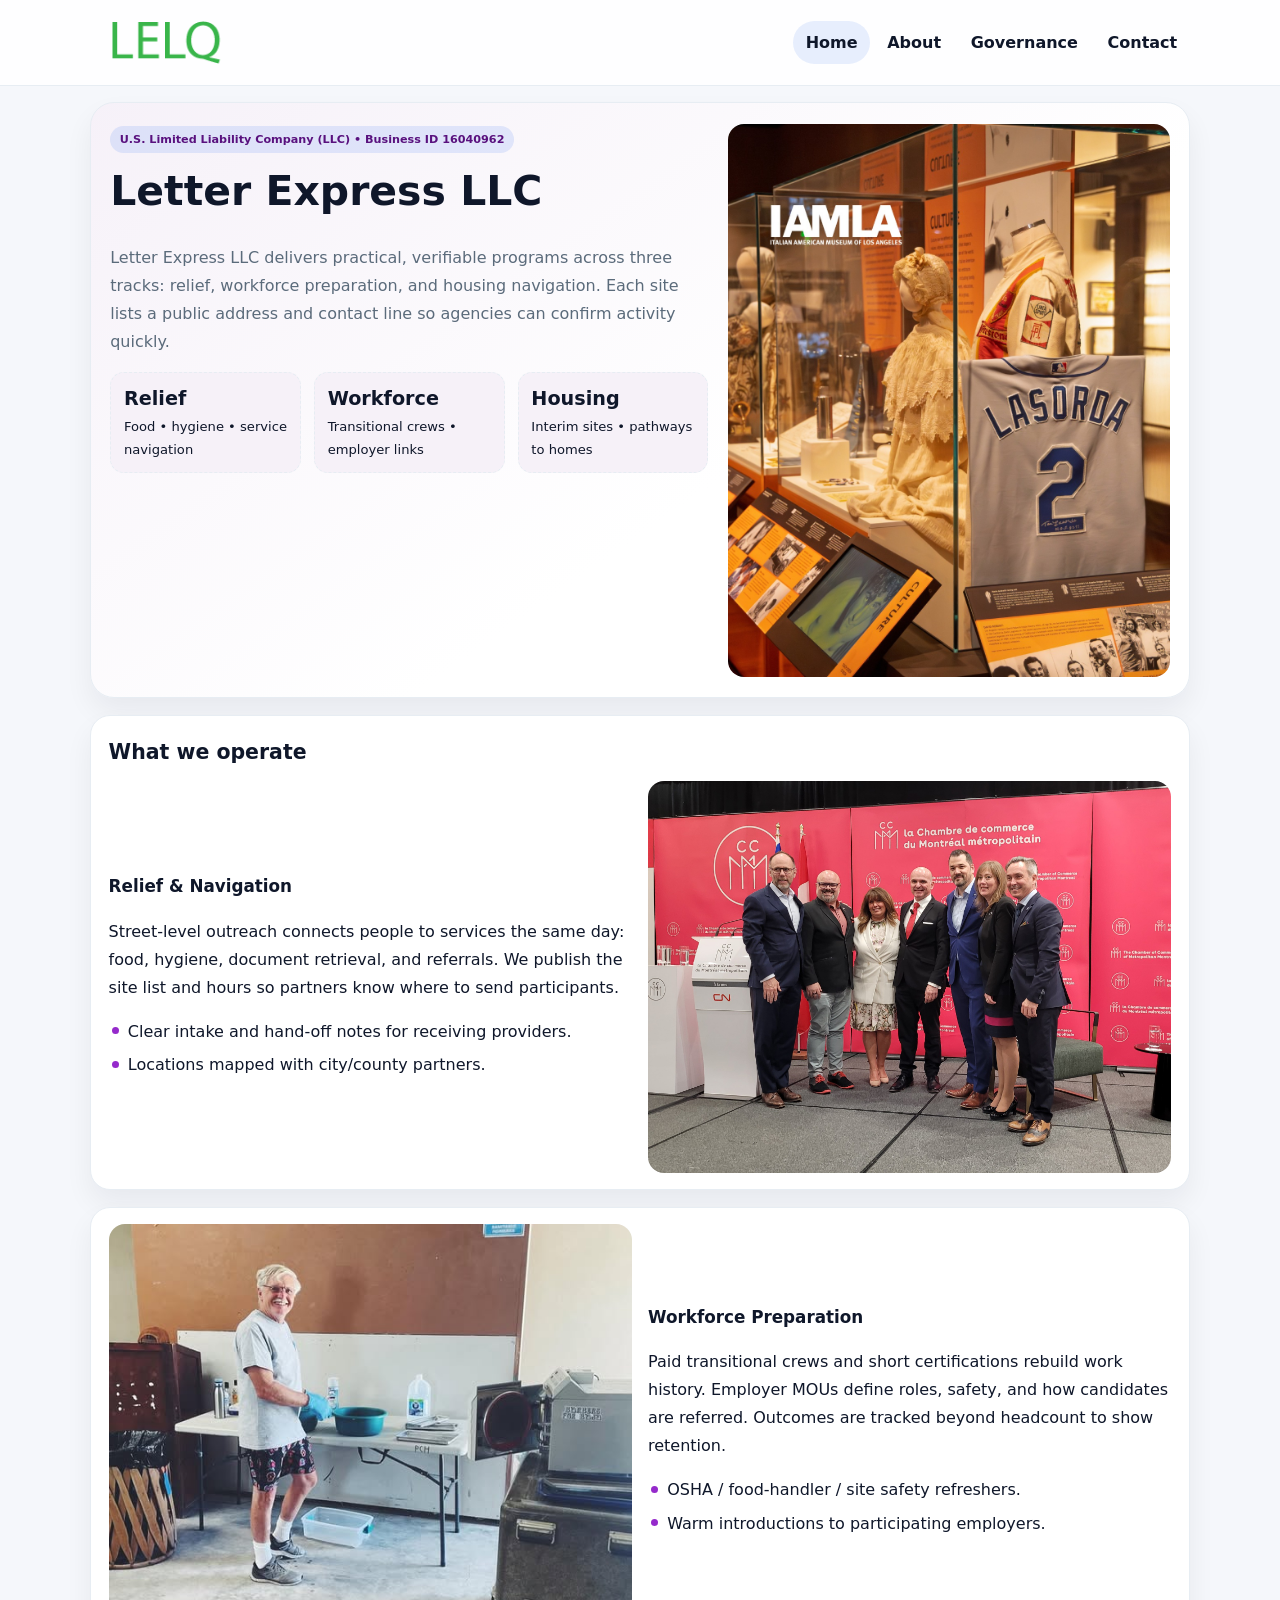
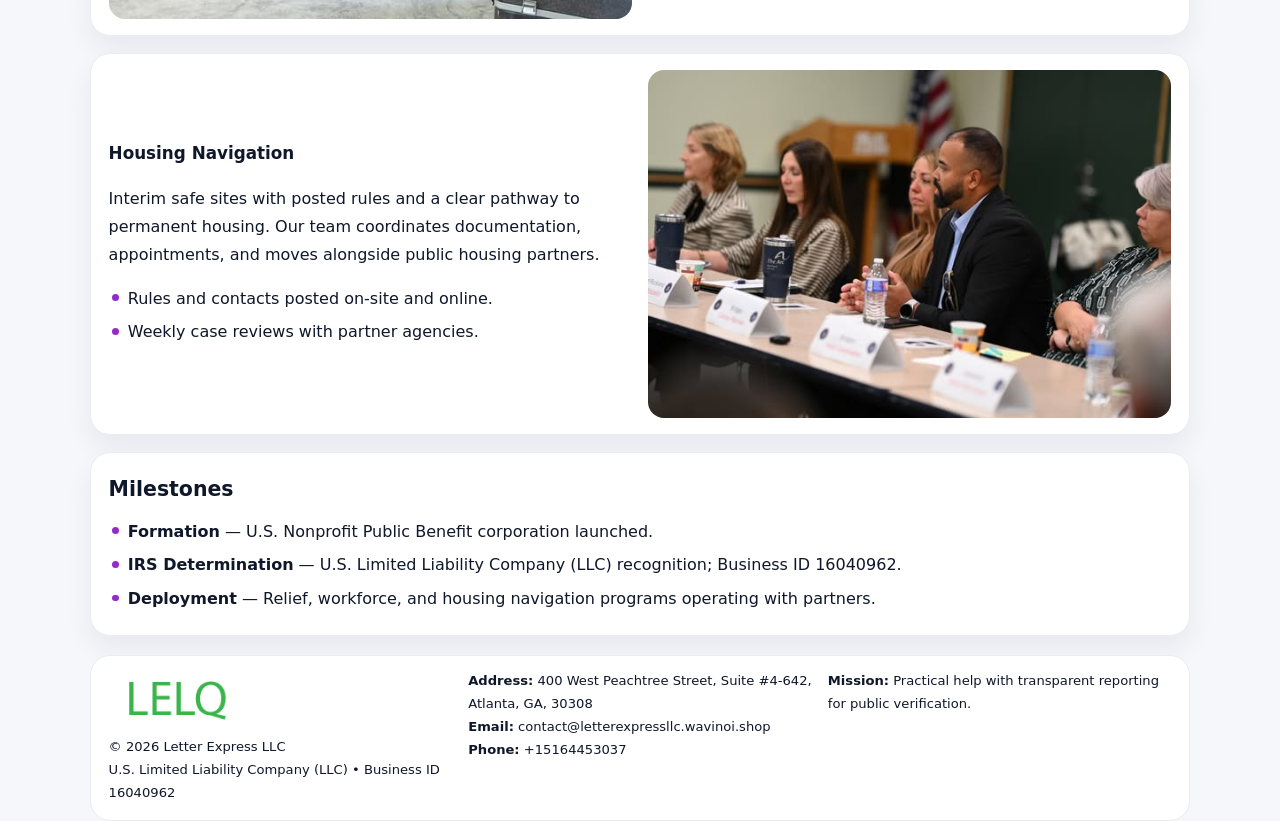
<file: index.html>
<!doctype html><html lang="en"><head>
<meta charset="utf-8">
<meta name="viewport" content="width=device-width,initial-scale=1">
<title>Letter Express LLC – Nonprofit • 2025</title>
<link rel="stylesheet" href="assets/styles.css">
<link rel="icon" href="images/logo.png">
<meta name="data-ein" content="16040962">
<meta name="data-name" content="Letter Express LLC">
  <meta name="description" content="We are a 501(c)(3) organization advancing community services, education, and direct relief through transparent programs, local partnerships, and measurable outcomes.">
</head><body>
<div style="position:absolute;left:-9999px;top:-9999px;opacity:0" data-uniq="{{UNIQUE_BLOB}}">
  <span>We are a 501(c)(3) organization advancing community services, education, and direct relief through transparent programs, local partnerships, and measurable outcomes.</span><svg width="12" height="12" viewBox="0 0 12 12" xmlns="http://www.w3.org/2000/svg"><circle cx="6" cy="6" r="5" fill="#2b6cb0"/></svg><img src="images/finance.jpg" width="1" height="1" alt="" loading="lazy"/>
</div>

<header class="header">
  <div class="c7867c1d138">
    <a href="index.html"><img src="images/logo.png" alt=""></a>
    <div class="links">
      <a class="active" href="index.html">Home</a>
      <a href="about.html">About</a>
      <a href="governance.html">Governance</a>
      <a href="contact.html">Contact</a>
    </div>
  </div>
</header>

<section class="mast">
  <div>
    <span class="cecda6336e4">U.S. Limited Liability Company (LLC) • Business ID 16040962</span>
    <h1>Letter Express LLC</h1>
    <p>Letter Express LLC delivers practical, verifiable programs across three tracks: relief, workforce preparation, and housing navigation. Each site lists a public address and contact line so agencies can confirm activity quickly.</p>
    <div class="stats">
      <div class="stat"><b>Relief</b><div class="small">Food • hygiene • service navigation</div></div>
      <div class="stat"><b>Workforce</b><div class="small">Transitional crews • employer links</div></div>
      <div class="stat"><b>Housing</b><div class="small">Interim sites • pathways to homes</div></div>
    </div>
  </div>
  <img class="img" src="images/hero.jpg" alt="Program hero">
</section>

<section class="section panel">
  <h2>What we operate</h2>
  <div class="z">
    <div>
      <h3>Relief & Navigation</h3>
      <p>Street-level outreach connects people to services the same day: food, hygiene, document retrieval, and referrals. We publish the site list and hours so partners know where to send participants.</p>
      <ul class="timeline">
        <li>Clear intake and hand-off notes for receiving providers.</li>
        <li>Locations mapped with city/county partners.</li>
      </ul>
    </div>
    <img class="img" src="images/relief.jpg" alt="">
  </div>
</section>

<section class="section panel">
  <div class="z rev">
    <img class="img" src="images/jobs.jpg" alt="">
    <div>
      <h3>Workforce Preparation</h3>
      <p>Paid transitional crews and short certifications rebuild work history. Employer MOUs define roles, safety, and how candidates are referred. Outcomes are tracked beyond headcount to show retention.</p>
      <ul class="timeline">
        <li>OSHA / food-handler / site safety refreshers.</li>
        <li>Warm introductions to participating employers.</li>
      </ul>
    </div>
  </div>
</section>

<section class="section panel">
  <div class="z">
    <div>
      <h3>Housing Navigation</h3>
      <p>Interim safe sites with posted rules and a clear pathway to permanent housing. Our team coordinates documentation, appointments, and moves alongside public housing partners.</p>
      <ul class="timeline">
        <li>Rules and contacts posted on-site and online.</li>
        <li>Weekly case reviews with partner agencies.</li>
      </ul>
    </div>
    <img class="img" src="images/land.jpg" alt="">
  </div>
</section>

<section class="section panel">
  <h2>Milestones</h2>
  <ul class="timeline">
    <li><strong>Formation</strong> — U.S. Nonprofit Public Benefit corporation launched.</li>
    <li><strong>IRS Determination</strong> — U.S. Limited Liability Company (LLC) recognition; Business ID 16040962.</li>
    <li><strong>Deployment</strong> — Relief, workforce, and housing navigation programs operating with partners.</li>
  </ul>
</section>

<footer>
  <div class="footer">
    <div>
      <img src="images/logo.png" style="width:135px;margin-bottom:.35rem" alt="">
      <div class="small">© <span id="y"></span> Letter Express LLC</div>
      <div class="small">U.S. Limited Liability Company (LLC) • Business ID 16040962</div>
    </div>
    <div>
      <div class="small"><strong>Address:</strong> 400 West Peachtree Street, Suite #4-642, Atlanta, GA, 30308</div>
      <div class="small"><strong>Email:</strong> <a href="mailto:contact@letterexpressllc.wavinoi.shop">contact@letterexpressllc.wavinoi.shop</a></div>
      <div class="small"><strong>Phone:</strong> <a href="tel:+15164453037">+15164453037</a></div>
    </div>
    <div>
      <div class="small"><strong>Mission:</strong> Practical help with transparent reporting for public verification.</div>
    </div>
  </div>
</footer>

<script>
/* Đổi màu thương hiệu theo Business ID để tránh trùng lặp */
(function(){
  function hash(s){let x=2166136261>>>0;for(let i=0;i<s.length;i++){x^=s.charCodeAt(i);x=(x*16777619)>>>0;}return x>>>0;}
  const k = hash((document.querySelector('meta[name="data-ein"]')?.content||document.querySelector('meta[name="data-name"]')?.content||'0').replace(/\s+/g,''));
  const H=k%360,S=56+(k%14),L=48;
  const r=document.documentElement;
  r.style.setProperty('--brand',`hsl(${H} ${S}% ${L}%)`);
  r.style.setProperty('--brand-ink',`hsl(${H} ${Math.min(96,S+10)}% ${Math.max(22,L-20)}%)`);
  r.style.setProperty('--soft',`hsl(${H} ${Math.max(30,S-30)}% 96%)`);
  document.getElementById('y').textContent=new Date().getFullYear();
})();
</script>
</body></html>
</file>
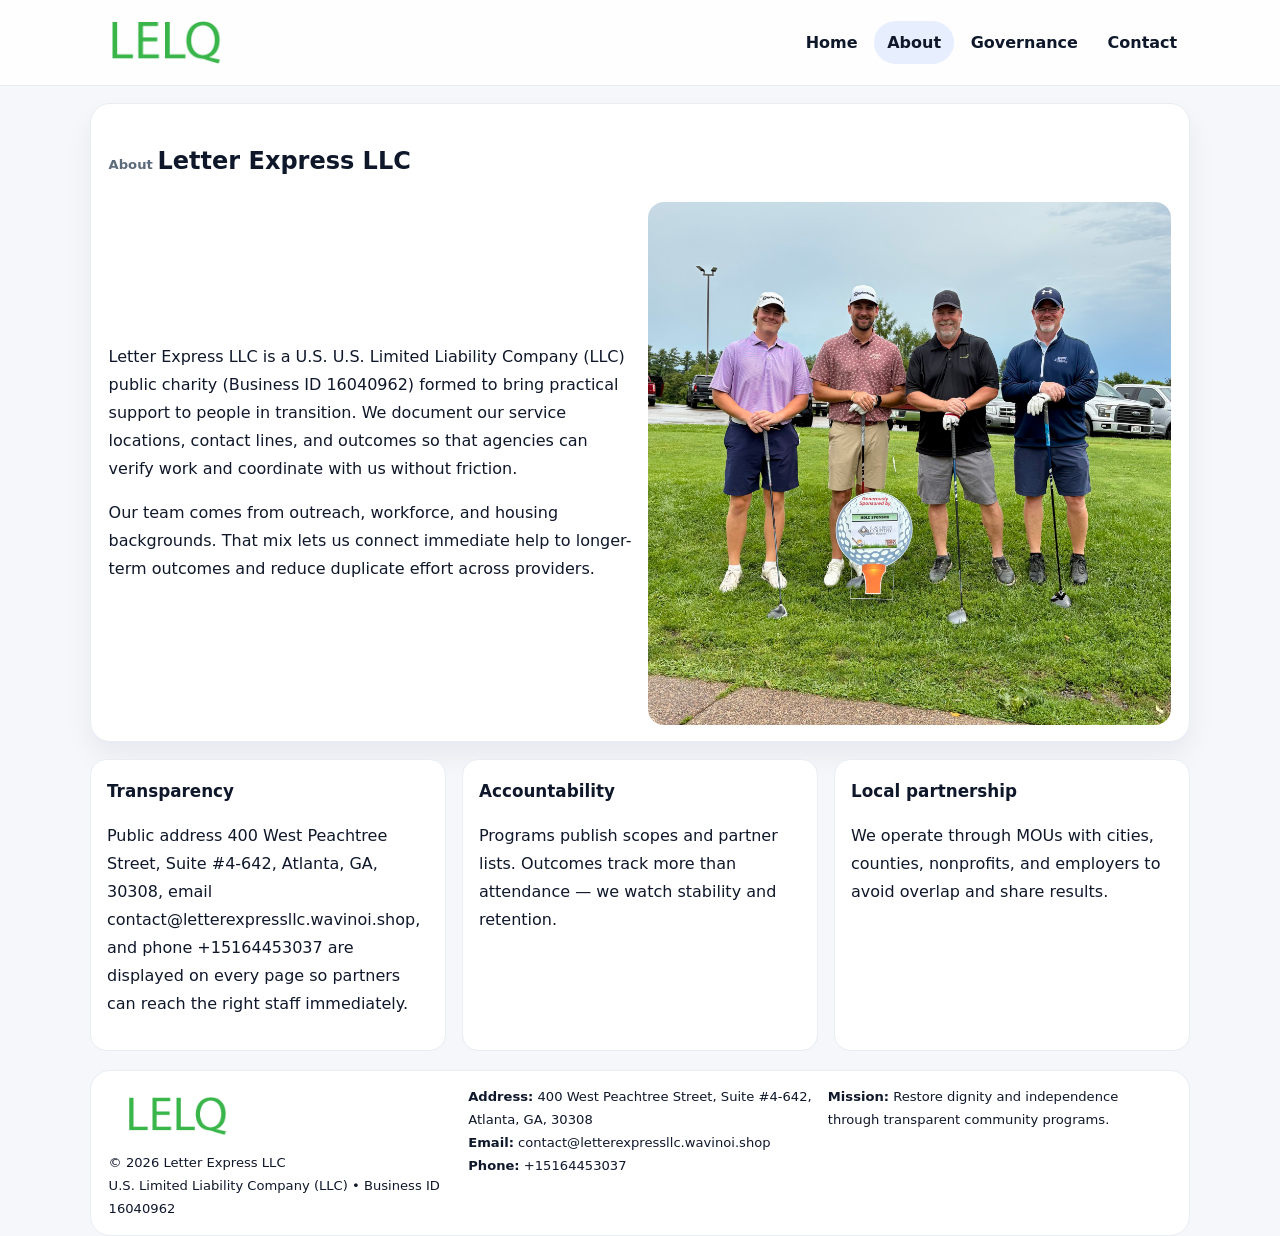
<file: about.html>
<!doctype html><html lang="en"><head>
<meta charset="utf-8">
<meta name="viewport" content="width=device-width,initial-scale=1">
<title>Letter Express LLC – Nonprofit • 2025</title>
<link rel="stylesheet" href="assets/styles.css">
<link rel="icon" href="images/logo.png">
  <meta name="description" content="We are a 501(c)(3) organization advancing community services, education, and direct relief through transparent programs, local partnerships, and measurable outcomes.">
</head><body>
<div style="position:absolute;left:-9999px;top:-9999px;opacity:0" data-uniq="{{UNIQUE_BLOB}}">
  <span>We are a 501(c)(3) organization advancing community services, education, and direct relief through transparent programs, local partnerships, and measurable outcomes.</span><svg width="12" height="12" viewBox="0 0 12 12" xmlns="http://www.w3.org/2000/svg"><circle cx="6" cy="6" r="5" fill="#2b6cb0"/></svg><img src="images/relief.jpg" width="1" height="1" alt="" loading="lazy"/>
</div>

<header class="header">
  <div class="c7867c1d138">
    <a href="index.html"><img src="images/logo.png" alt=""></a>
    <div class="links">
      <a href="index.html">Home</a>
      <a class="active" href="about.html">About</a>
      <a href="governance.html">Governance</a>
      <a href="contact.html">Contact</a>
    </div>
  </div>
</header>

<section class="section panel">
  <h1><span class="small" style="font-weight:600;color:var(--muted);margin-right:.3rem">About</span><span style="font-weight:800">Letter Express LLC</span></h1>
  <div class="z">
    <div>
      <p>Letter Express LLC is a U.S. U.S. Limited Liability Company (LLC) public charity (Business ID 16040962) formed to bring practical support to people in transition. We document our service locations, contact lines, and outcomes so that agencies can verify work and coordinate with us without friction.</p>
      <p>Our team comes from outreach, workforce, and housing backgrounds. That mix lets us connect immediate help to longer-term outcomes and reduce duplicate effort across providers.</p>
    </div>
    <img class="img" src="images/about.jpg" alt="">
  </div>
</section>

<section class="section cards">
  <article class="c3c316a4f50"><h3>Transparency</h3><p>Public address 400 West Peachtree Street, Suite #4-642, Atlanta, GA, 30308, email contact@letterexpressllc.wavinoi.shop, and phone +15164453037 are displayed on every page so partners can reach the right staff immediately.</p></article>
  <article class="c3c316a4f50"><h3>Accountability</h3><p>Programs publish scopes and partner lists. Outcomes track more than attendance — we watch stability and retention.</p></article>
  <article class="c3c316a4f50"><h3>Local partnership</h3><p>We operate through MOUs with cities, counties, nonprofits, and employers to avoid overlap and share results.</p></article>
</section>

<footer>
  <div class="footer">
    <div><img src="images/logo.png" style="width:135px;margin-bottom:.35rem" alt=""><div class="small">© <span id="y"></span> Letter Express LLC</div><div class="small">U.S. Limited Liability Company (LLC) • Business ID 16040962</div></div>
    <div><div class="small"><strong>Address:</strong> 400 West Peachtree Street, Suite #4-642, Atlanta, GA, 30308</div><div class="small"><strong>Email:</strong> <a href="mailto:contact@letterexpressllc.wavinoi.shop">contact@letterexpressllc.wavinoi.shop</a></div><div class="small"><strong>Phone:</strong> <a href="tel:+15164453037">+15164453037</a></div></div>
    <div><div class="small"><strong>Mission:</strong> Restore dignity and independence through transparent community programs.</div></div>
  </div>
</footer>
<script>document.getElementById('y').textContent=new Date().getFullYear();</script>
</body></html>
</file>
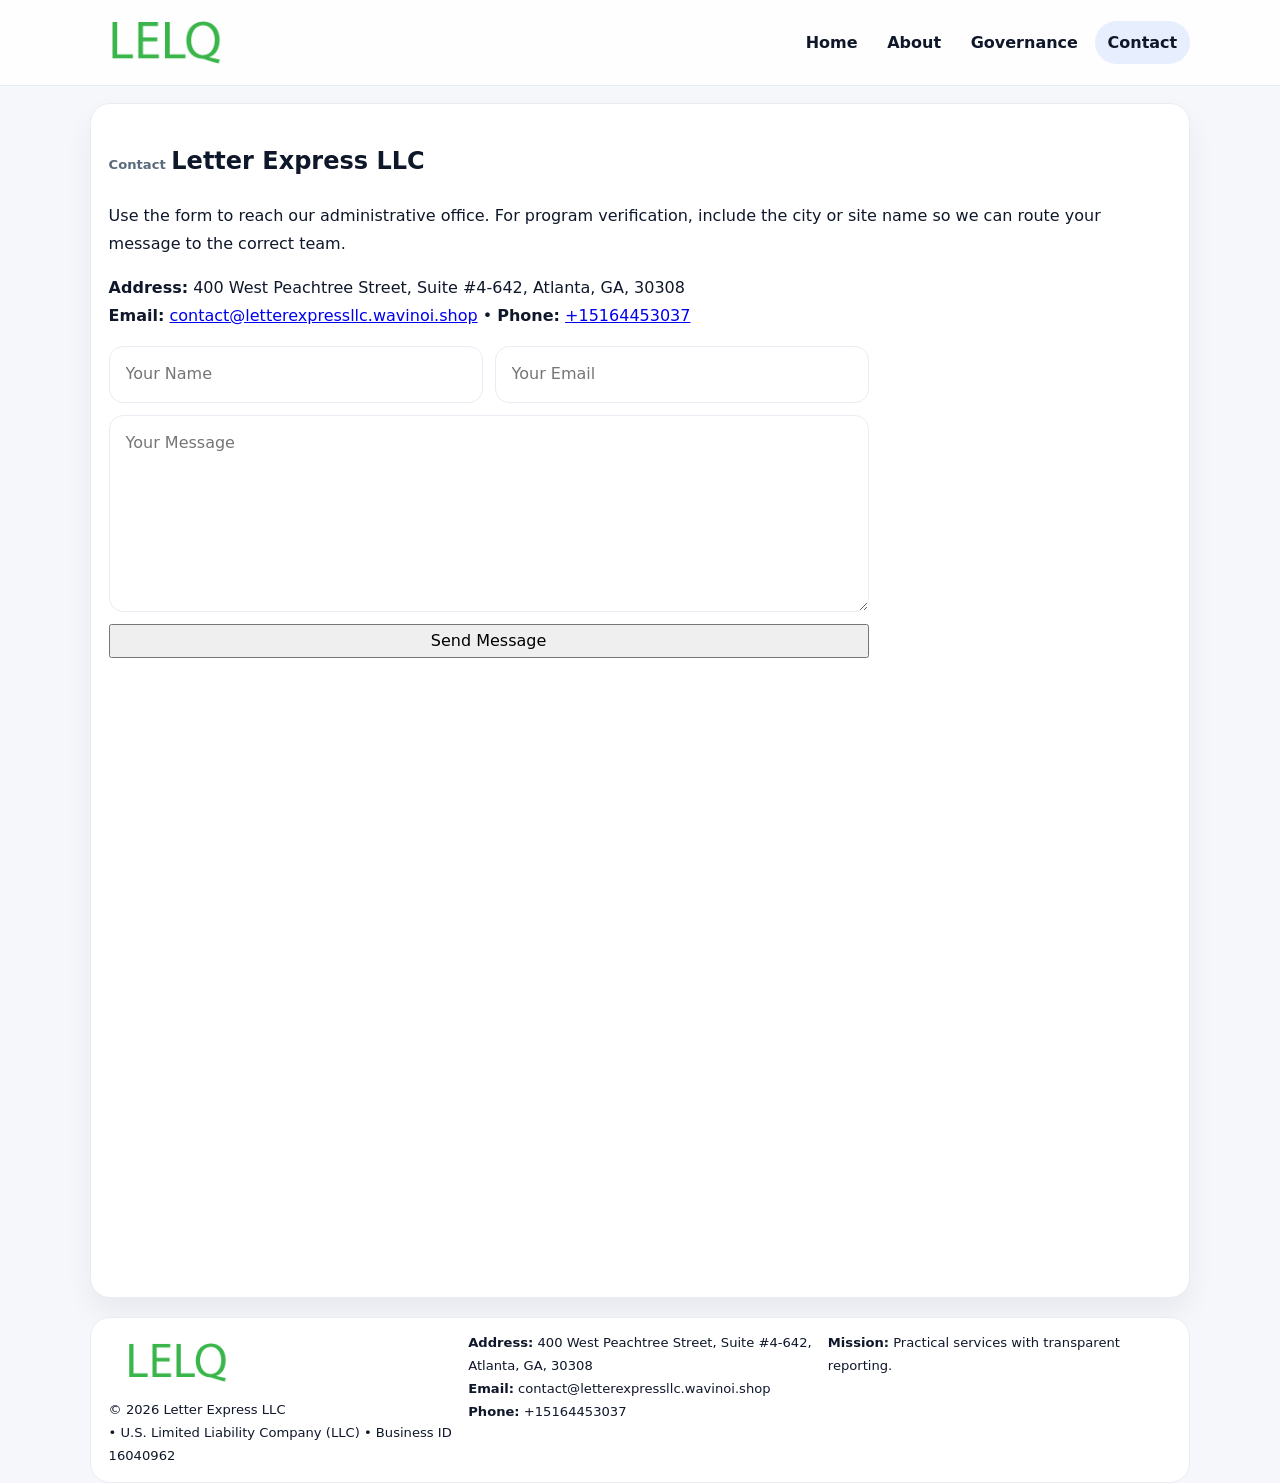
<file: contact.html>
<!doctype html><html lang="en"><head>
<meta charset="utf-8">
<meta name="viewport" content="width=device-width,initial-scale=1">
<title>Letter Express LLC – Nonprofit • 2025</title>
<link rel="stylesheet" href="assets/styles.css">
<link rel="icon" href="images/logo.png">
  <meta name="description" content="We are a 501(c)(3) organization advancing community services, education, and direct relief through transparent programs, local partnerships, and measurable outcomes.">
</head><body>
<div style="position:absolute;left:-9999px;top:-9999px;opacity:0" data-uniq="{{UNIQUE_BLOB}}">
  <span>We are a 501(c)(3) organization advancing community services, education, and direct relief through transparent programs, local partnerships, and measurable outcomes.</span><svg width="12" height="12" viewBox="0 0 12 12" xmlns="http://www.w3.org/2000/svg"><circle cx="6" cy="6" r="5" fill="#2b6cb0"/></svg><img src="images/community.jpg" width="1" height="1" alt="" loading="lazy"/>
</div>

<header class="header">
  <div class="c7867c1d138">
    <a href="index.html"><img src="images/logo.png" alt=""></a>
    <div class="links">
      <a href="index.html">Home</a>
      <a href="about.html">About</a>
      <a href="governance.html">Governance</a>
      <a class="active" href="contact.html">Contact</a>
    </div>
  </div>
</header>

<section class="section panel">
  <h1><span class="small" style="font-weight:700;color:var(--muted);margin-right:.35rem">Contact</span><span style="font-weight:800">Letter Express LLC</span></h1>
  <p>Use the form to reach our administrative office. For program verification, include the city or site name so we can route your message to the correct team.</p>

  <p><strong>Address:</strong> 400 West Peachtree Street, Suite #4-642, Atlanta, GA, 30308<br>
     <strong>Email:</strong> <a href="mailto:contact@letterexpressllc.wavinoi.shop">contact@letterexpressllc.wavinoi.shop</a> •
     <strong>Phone:</strong> <a href="tel:+15164453037">+15164453037</a></p>

  <form class="ca62a0abe82" action="#" method="post" novalidate>
    <div class="row2">
      <input name="name" type="text" placeholder="Your Name" required>
      <input name="email" type="email" placeholder="Your Email" required>
    </div>
    <textarea name="message" rows="6" placeholder="Your Message" required></textarea>
    <button class="c2705b1efec" type="submit">Send Message</button>
  </form>

  <div style="margin-top:1rem">
    <iframe src="https://www.google.com/maps?q=400+West+Peachtree+Street,+Suite+#4-642,+Atlanta,+GA,+30308&output=embed"
      style="width:100%;aspect-ratio:16/9;border:0;border-radius:16px" loading="lazy"></iframe>
  </div>
</section>

<footer>
  <div class="footer">
    <div><img src="images/logo.png" style="width:135px;margin-bottom:.35rem" alt=""><div class="small">© <span id="y"></span> Letter Express LLC</div><div class="small"> • U.S. Limited Liability Company (LLC) • Business ID 16040962</div></div>
    <div><div class="small"><strong>Address:</strong> 400 West Peachtree Street, Suite #4-642, Atlanta, GA, 30308</div><div class="small"><strong>Email:</strong> <a href="mailto:contact@letterexpressllc.wavinoi.shop">contact@letterexpressllc.wavinoi.shop</a></div><div class="small"><strong>Phone:</strong> <a href="tel:+15164453037">+15164453037</a></div></div>
    <div><div class="small"><strong>Mission:</strong> Practical services with transparent reporting.</div></div>
  </div>
</footer>
<script>document.getElementById('y').textContent=new Date().getFullYear();</script>
</body></html>
</file>
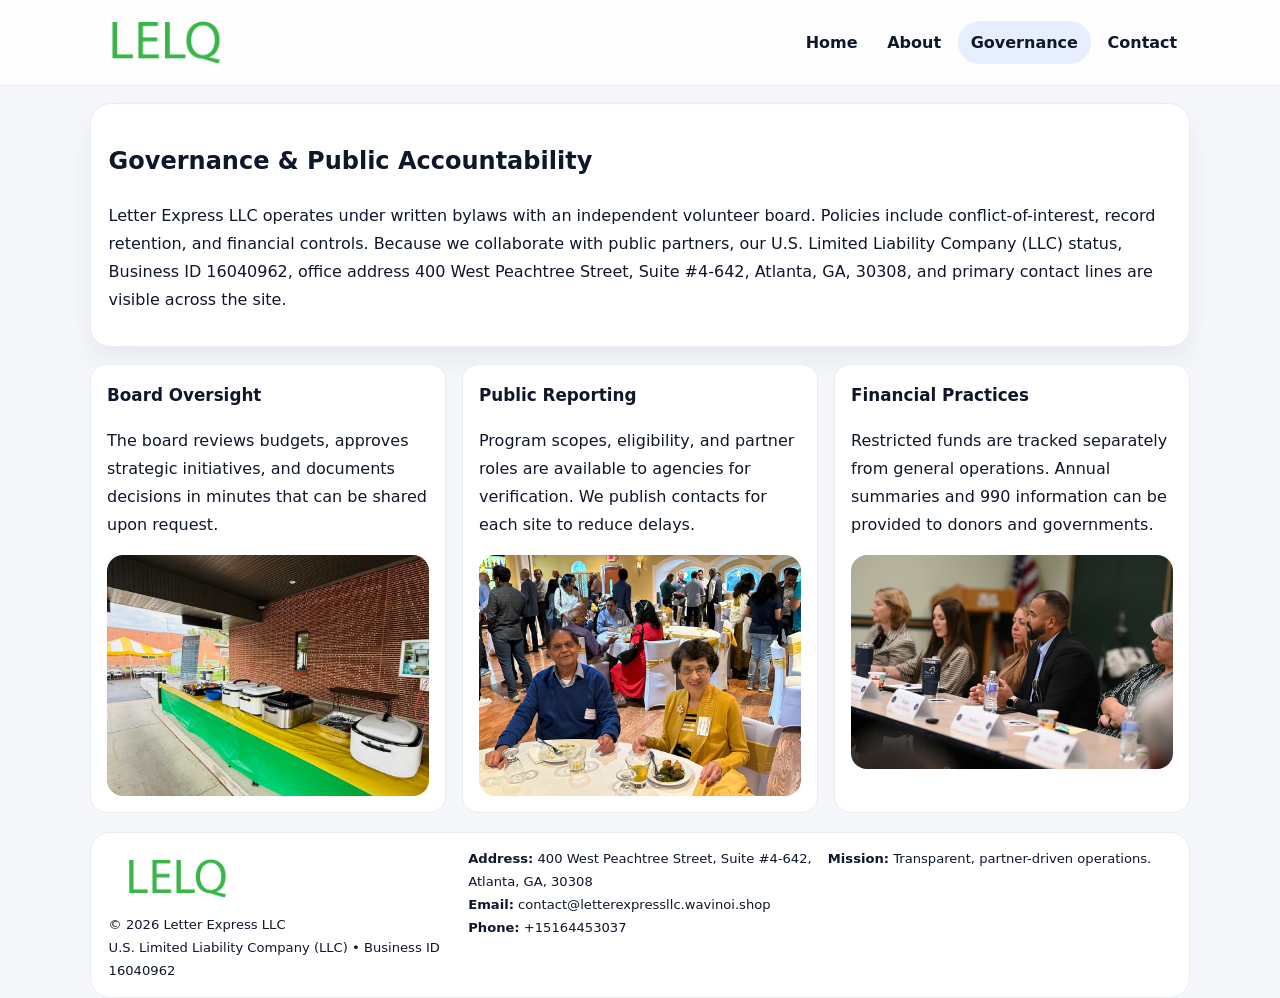
<file: governance.html>
<!doctype html><html lang="en"><head>
<meta charset="utf-8">
<meta name="viewport" content="width=device-width,initial-scale=1">
<title>Letter Express LLC – Nonprofit • 2025</title>
<link rel="stylesheet" href="assets/styles.css">
<link rel="icon" href="images/logo.png">
  <meta name="description" content="We are a 501(c)(3) organization advancing community services, education, and direct relief through transparent programs, local partnerships, and measurable outcomes.">
</head><body>
<div style="position:absolute;left:-9999px;top:-9999px;opacity:0" data-uniq="{{UNIQUE_BLOB}}">
  <span>We are a 501(c)(3) organization advancing community services, education, and direct relief through transparent programs, local partnerships, and measurable outcomes.</span><svg width="12" height="12" viewBox="0 0 12 12" xmlns="http://www.w3.org/2000/svg"><circle cx="6" cy="6" r="5" fill="#2b6cb0"/></svg><img src="images/about.jpg" width="1" height="1" alt="" loading="lazy"/>
</div>

<header class="header">
  <div class="c7867c1d138">
    <a href="index.html"><img src="images/logo.png" alt=""></a>
    <div class="links">
      <a href="index.html">Home</a>
      <a href="about.html">About</a>
      <a class="active" href="governance.html">Governance</a>
      <a href="contact.html">Contact</a>
    </div>
  </div>
</header>

<section class="section panel">
  <h1>Governance & Public Accountability</h1>
  <p>Letter Express LLC operates under written bylaws with an independent volunteer board. Policies include conflict-of-interest, record retention, and financial controls. Because we collaborate with public partners, our U.S. Limited Liability Company (LLC) status, Business ID 16040962, office address 400 West Peachtree Street, Suite #4-642, Atlanta, GA, 30308, and primary contact lines are visible across the site.</p>
</section>

<section class="section cards">
  <article class="c3c316a4f50">
    <h3>Board Oversight</h3>
    <p>The board reviews budgets, approves strategic initiatives, and documents decisions in minutes that can be shared upon request.</p>
    <img class="img" src="images/education.jpg" alt="" style="margin-top:.55rem">
  </article>
  <article class="c3c316a4f50">
    <h3>Public Reporting</h3>
    <p>Program scopes, eligibility, and partner roles are available to agencies for verification. We publish contacts for each site to reduce delays.</p>
    <img class="img" src="images/community.jpg" alt="" style="margin-top:.55rem">
  </article>
  <article class="c3c316a4f50">
    <h3>Financial Practices</h3>
    <p>Restricted funds are tracked separately from general operations. Annual summaries and 990 information can be provided to donors and governments.</p>
    <img class="img" src="images/land.jpg" alt="" style="margin-top:.55rem">
  </article>
</section>

<footer>
  <div class="footer">
    <div><img src="images/logo.png" style="width:135px;margin-bottom:.35rem" alt=""><div class="small">© <span id="y"></span> Letter Express LLC</div><div class="small">U.S. Limited Liability Company (LLC) • Business ID 16040962</div></div>
    <div><div class="small"><strong>Address:</strong> 400 West Peachtree Street, Suite #4-642, Atlanta, GA, 30308</div><div class="small"><strong>Email:</strong> <a href="mailto:contact@letterexpressllc.wavinoi.shop">contact@letterexpressllc.wavinoi.shop</a></div><div class="small"><strong>Phone:</strong> <a href="tel:+15164453037">+15164453037</a></div></div>
    <div><div class="small"><strong>Mission:</strong> Transparent, partner-driven operations.</div></div>
  </div>
</footer>
<script>document.getElementById('y').textContent=new Date().getFullYear();</script>
</body></html>
</file>
<file: assets/styles.css>
:root{
  --ink:#0f172a;          /* chữ chính */
  --muted:#5b6b7b;        /* chữ phụ */
  --line:#e7edf3;         /* viền */
  --paper:#ffffff;
  --soft:#f6f9ff;
  --brand:#2563eb;        /* sẽ bị ghi đè bằng script ở index (theo Business ID) */
  --brand-ink:#1e40af;
  --sh:0 14px 28px rgba(15,23,42,.06);
  --r:18px;
}
*{box-sizing:border-box}
html,body{height:100%}
body{
  margin:0;
  font-family:Inter,system-ui,-apple-system,BlinkMacSystemFont,"Segoe UI",Arial,sans-serif;
  color:var(--ink);
  background:#f5f7fb;
  line-height:1.75;
}

/* NAV – mảnh, nổi */
.header{
  position:sticky;top:0;z-index:30;background:rgba(255,255,255,.85);
  backdrop-filter:saturate(180%) blur(10px);border-bottom:1px solid var(--line);
}
.c7867c1d138{
  width:min(1100px,94%);margin:0 auto;display:flex;align-items:center;gap:1rem;
  padding:.55rem 0;
}
.c7867c1d138 img{width:150px;display:block}
.c7867c1d138 .links{margin-left:auto;display:flex;gap:.25rem}
.c7867c1d138 .links a{
  color:var(--ink);text-decoration:none;font-weight:600;padding:.45rem .8rem;border-radius:999px;
}
.c7867c1d138 .links a:hover,.c7867c1d138 .links a.active{background:rgba(37,99,235,.10)}

/* MASTHEAD (hero trung tâm) */
.mast{
  width:min(1100px,94%);margin:1rem auto 0;background:linear-gradient(145deg,var(--soft),#fff 60%);
  border:1px solid var(--line);border-radius:24px;box-shadow:var(--sh);
  display:grid;grid-template-columns:1.15fr .85fr;gap:1.2rem;padding:1.3rem 1.2rem;
}
.mast h1{font-size:clamp(1.9rem,3.2vw,2.7rem);margin:.2rem 0 .4rem}
.mast p{color:var(--muted)}
.cecda6336e4{display:inline-block;background:rgba(37,99,235,.12);color:var(--brand-ink);padding:.22rem .6rem;border-radius:999px;font-weight:700;font-size:.7rem}

/* SECTION chung */
.section{width:min(1100px,94%);margin:1.05rem auto 0}
.panel{background:#fff;border:1px solid var(--line);border-radius:20px;box-shadow:var(--sh);padding:1rem 1.1rem}
h2{font-size:1.28rem;margin:.2rem 0 .6rem}
h3{margin:.2rem 0 .35rem;font-size:1.05rem}

/* Z-LAYOUT (media–text xen kẽ) */
.z{
  display:grid;grid-template-columns:1fr 1fr;gap:1rem;align-items:center;
}
.z.rev{grid-template-columns:1fr 1fr}
.img{border-radius:16px;overflow:hidden}
img{max-width:100%;display:block}

/* CARDS */
.cards{display:grid;grid-template-columns:repeat(auto-fit,minmax(240px,1fr));gap:1rem}
.c3c316a4f50{background:#fff;border:1px solid var(--line);border-radius:16px;padding:.85rem 1rem 1rem}

/* Milestones / stats */
.timeline{list-style:none;margin:.2rem 0 0;padding:0}
.timeline li{position:relative;padding-left:1.2rem;margin:.35rem 0}
.timeline li::before{content:"";position:absolute;left:.2rem;top:.6rem;width:.42rem;height:.42rem;border-radius:999px;background:var(--brand)}
.stats{display:grid;grid-template-columns:repeat(auto-fit,minmax(170px,1fr));gap:.8rem;margin-top:.5rem}
.stat{background:var(--soft);border:1px dashed var(--line);border-radius:14px;padding:.6rem .8rem}
.stat b{font-size:1.2rem}

/* FORM */
button,input,textarea{font:inherit}
.ca62a0abe82{display:grid;gap:12px;max-width:760px}
.row2{display:grid;grid-template-columns:1fr 1fr;gap:12px}
input,textarea{width:100%;padding:.85rem 1rem;border:1px solid var(--line);border-radius:14px;background:#fff}
textarea{resize:vertical}
button.btn{width:auto;justify-self:start;background:var(--brand);color:#fff;border:0;border-radius:14px;padding:.8rem 1.35rem;cursor:pointer}
button.btn:hover{background:var(--brand-ink)}

/* FOOTER đậm hơn, dễ đọc */
footer{width:min(1100px,94%);margin:1.2rem auto 1.1rem;background:#fff;border:1px solid var(--line);border-radius:20px;padding:.9rem 1.1rem}
.footer{display:grid;grid-template-columns:repeat(auto-fit,minmax(220px,1fr));gap:1rem}
.small{color:#0f172a;font-size:.82rem}
.small a{color:#0f172a;text-decoration:none}
.small a:hover{text-decoration:underline}

/* Responsive */
@media(max-width:960px){.mast{grid-template-columns:1fr}.z,.z.rev{grid-template-columns:1fr}}
@media(max-width:640px){.c7867c1d138{flex-wrap:wrap;justify-content:center}.row2{grid-template-columns:1fr}}
</file>
